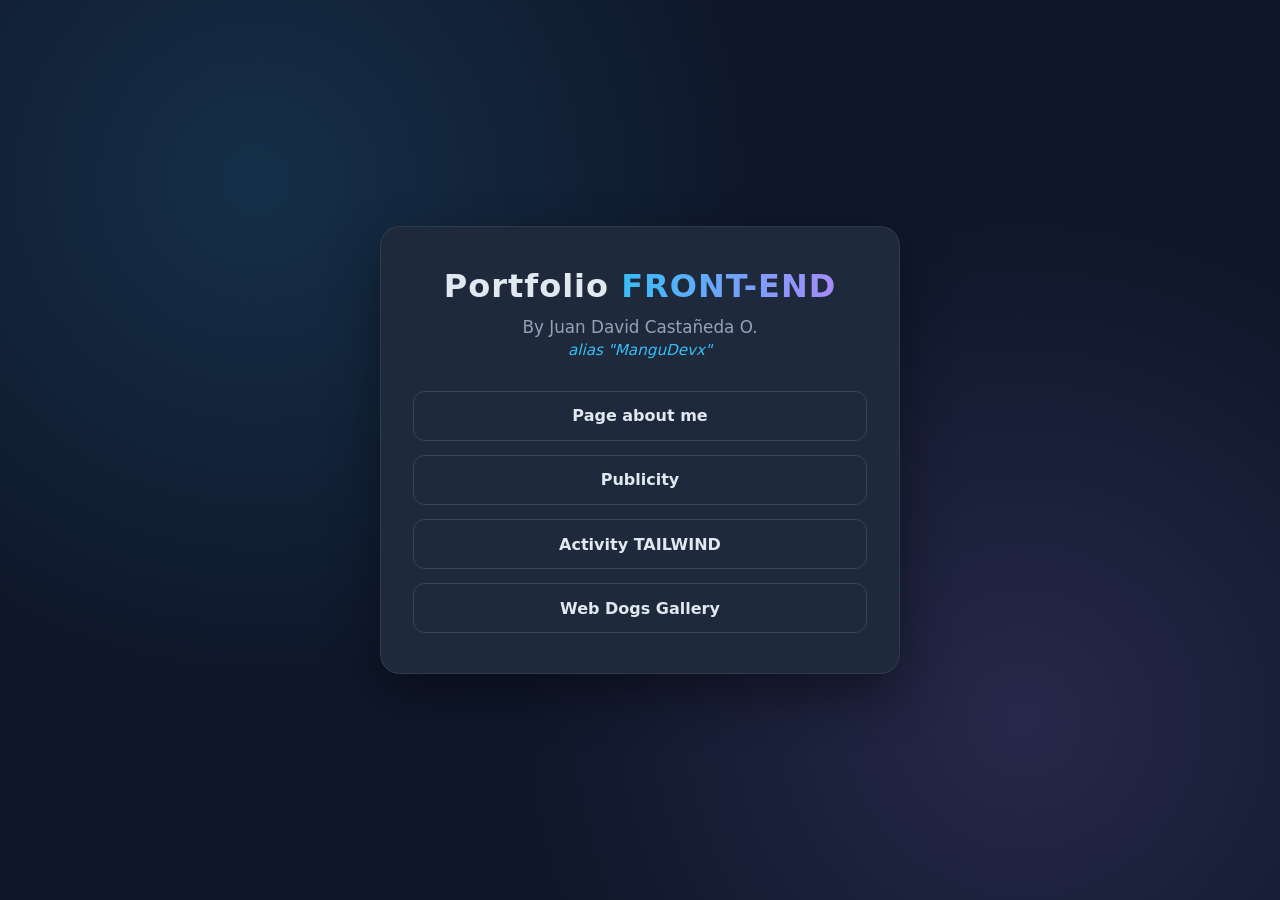
<file: index.html>
<!DOCTYPE html>
<html lang="es">
<head>
    <meta charset="UTF-8">
    <meta name="viewport" content="width=device-width, initial-scale=1.0">
    <title>Portafolio</title>
    <link rel="stylesheet" href="styles.css">
</head>
<body>
    <main class="card">
        <h1>Portfolio <span>FRONT-END</span></h1>
        <h2>By Juan David Castañeda O. <small>alias "ManguDevx"</small></h2>

        <nav class="links">
            <a href="Page-of-Me/index.html">Page about me</a>
            <a href="Publicidad/index.html">Publicity</a>
            <a href="Taller-TAILWIND/index.html">Activity TAILWIND</a>
            <a href="galeria-web/index.html">Web Dogs Gallery</a>
        </nav>
    </main>
</body>
</html>
</file>
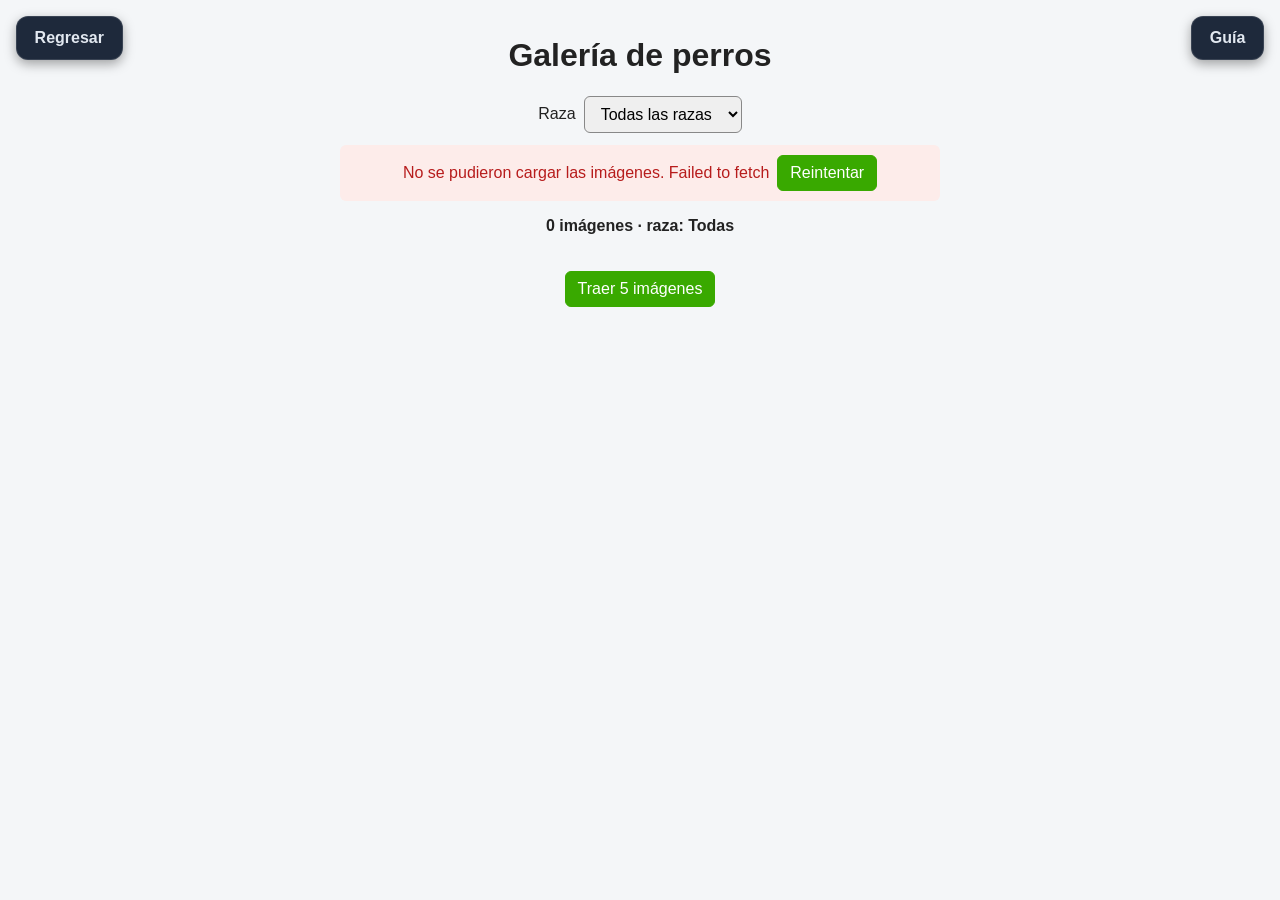
<file: galeria-web/index.html>
<!DOCTYPE html>
<html lang="es">
<head>
  <meta charset="UTF-8">
  <meta name="viewport" content="width=device-width, initial-scale=1.0">
  <title>Galería de perros</title>
  <link rel="stylesheet" href="styles.css">
</head>
<body>
    <a href="../index.html" class="btn-back">
        Regresar
    </a>
    <a href="documents/TALLERFINAL.docx" class="btn-guia" download>Guía</a>

  <h1>Galería de perros</h1>

  <div class="filtro">
    <label for="selector-raza">Raza</label>
    <select id="selector-raza">
      <option value="">Todas las razas</option>
    </select>
  </div>

  <div id="mensaje"></div>
  <p id="contador"></p>
  <main id="galeria" class="galeria"></main>

  <button id="btn-mas" type="button">Traer 5 imágenes</button>

  <script src="script.js"></script>
</body>
</html>
</file>
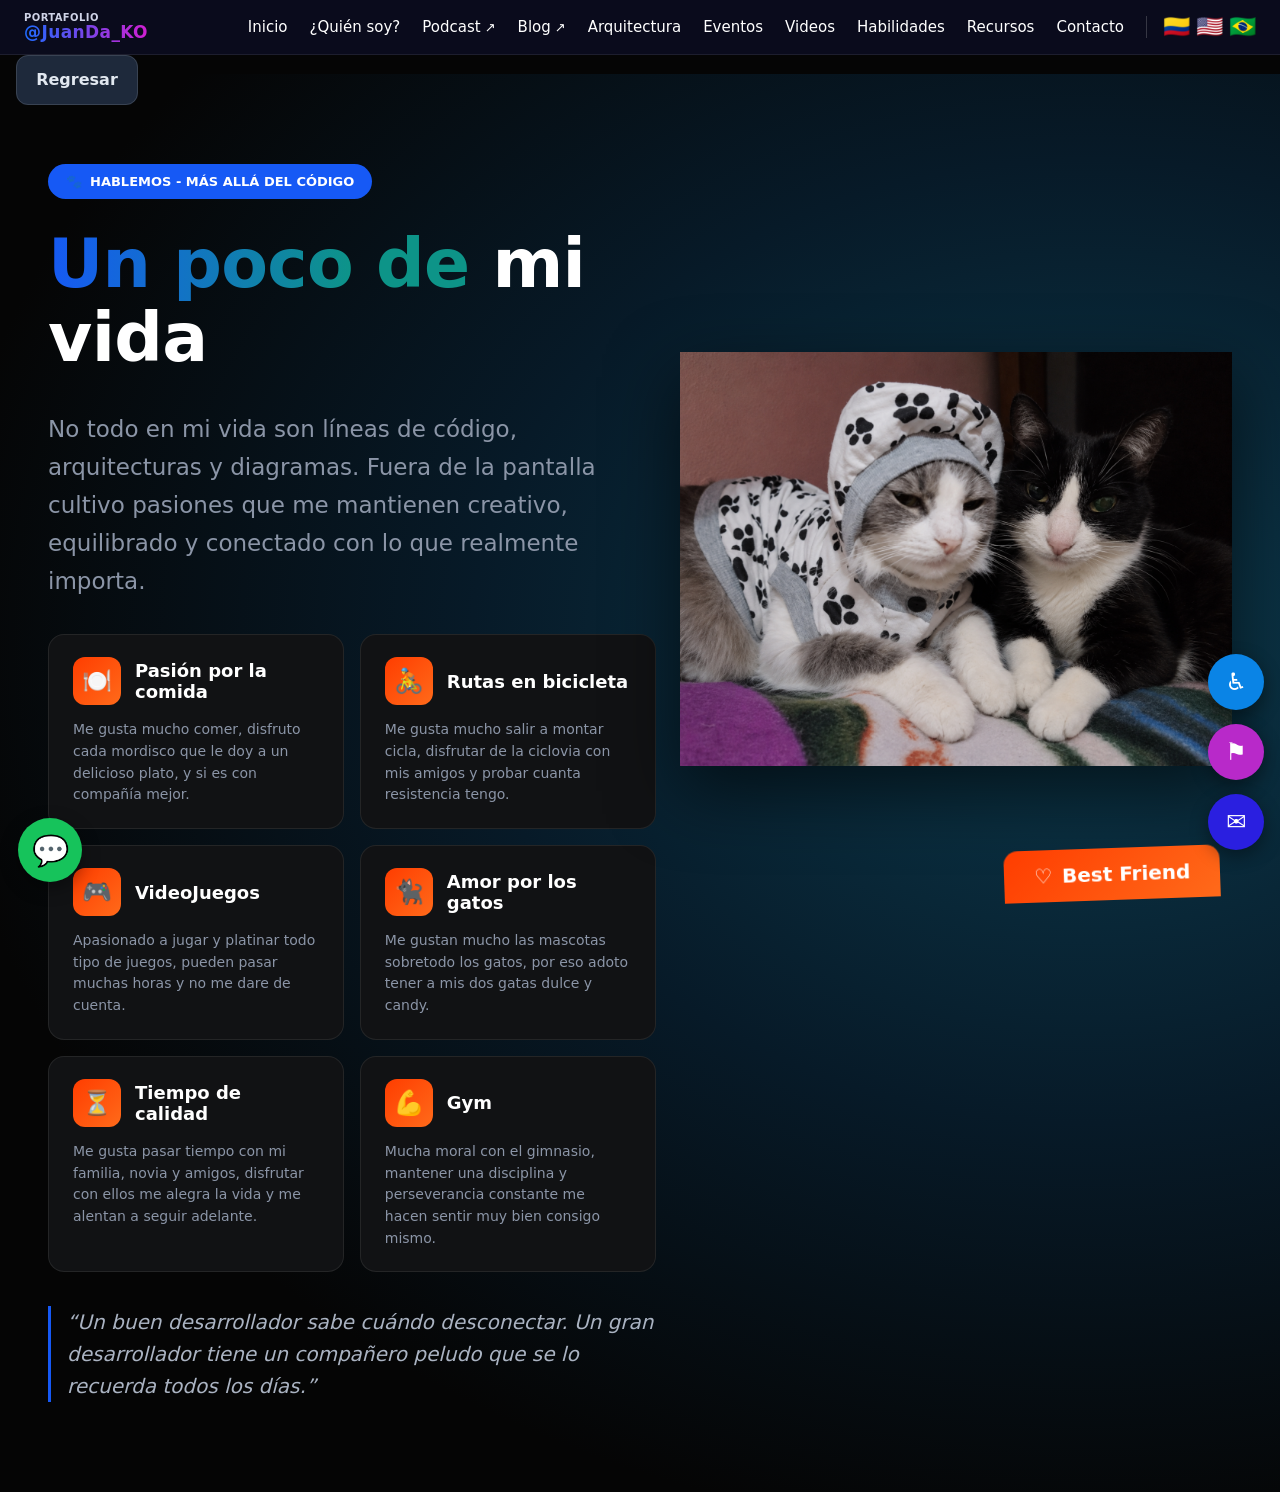
<file: Page-of-Me/index.html>
<!DOCTYPE html>
<html lang="es">
<head>
  <meta charset="UTF-8" />
  <meta name="viewport" content="width=device-width, initial-scale=1" />
  <title>Un poco de mi vida</title>
  <link rel="stylesheet" href="styles.css" />
</head>
<body>

  <!-- Menú decorativo (sin funcionalidad) -->
  <header class="nav">
    <div class="logo">PORTAFOLIO<b id="usuario"></b></div>
    <nav class="menu" id="menu" aria-hidden="true"></nav>
  </header>

    <a href="../index.html" class="btn-back">
        Regresar
    </a>

  <main class="hero">
    <section>
      <div class="badge">🐾 <span id="badge"></span></div>
      <h1 class="titulo">
        <span class="azul">Un poco</span> <span class="verde">de</span> <span>mi vida</span>
      </h1>
      <p class="intro" id="intro"></p>

      <div class="grid" id="gustos"></div>

      <blockquote class="frase" id="frase"></blockquote>
    </section>

    <aside class="imagen" id="imagen"></aside>
  </main>

  <!-- Botones flotantes decorativos -->
  <div class="wa" aria-hidden="true">💬</div>
  <div class="fab" style="bottom:190px;background:#0a84e6" aria-hidden="true">♿</div>
  <div class="fab" style="bottom:120px;background:#b829c9" aria-hidden="true">⚑</div>
  <div class="fab" style="bottom:50px;background:#2a1fe0" aria-hidden="true">✉</div>
  <div class="tag" aria-hidden="true">♡ <span id="etiqueta"></span></div>

  <script src="script.js"></script>
</body>
</html>
</file>
<file: styles.css>
* {
    margin: 0;
    padding: 0;
    box-sizing: border-box;
}

:root {
    --bg: #0f172a;
    --card: #1e293b;
    --text: #e2e8f0;
    --muted: #94a3b8;
    --accent: #38bdf8;
    --accent-2: #a78bfa;
}

body {
    min-height: 100vh;
    display: flex;
    align-items: center;
    justify-content: center;
    padding: 1.5rem;
    font-family: "Segoe UI", system-ui, -apple-system, sans-serif;
    color: var(--text);
    background:
        radial-gradient(circle at 20% 20%, rgba(56, 189, 248, 0.15), transparent 40%),
        radial-gradient(circle at 80% 80%, rgba(167, 139, 250, 0.15), transparent 40%),
        var(--bg);
}

.card {
    width: 100%;
    max-width: 520px;
    padding: 2.5rem 2rem;
    text-align: center;
    background: var(--card);
    border: 1px solid rgba(255, 255, 255, 0.08);
    border-radius: 20px;
    box-shadow: 0 20px 50px rgba(0, 0, 0, 0.4);
}

h1 {
    font-size: 2rem;
    letter-spacing: 1px;
}

h1 span {
    background: linear-gradient(90deg, var(--accent), var(--accent-2));
    -webkit-background-clip: text;
    background-clip: text;
    color: transparent;
}

h2 {
    margin-top: 0.75rem;
    font-size: 1.05rem;
    font-weight: 400;
    color: var(--muted);
}

h2 small {
    display: block;
    margin-top: 0.25rem;
    font-size: 0.95rem;
    color: var(--accent);
    font-style: italic;
}

.links {
    margin-top: 2rem;
    display: flex;
    flex-direction: column;
    gap: 0.9rem;
}

.links a {
    padding: 0.9rem 1rem;
    color: var(--text);
    text-decoration: none;
    font-weight: 600;
    border: 1px solid rgba(255, 255, 255, 0.12);
    border-radius: 12px;
    transition: transform 0.2s, background 0.2s, border-color 0.2s;
}

.links a:hover {
    transform: translateY(-3px);
    background: linear-gradient(90deg, var(--accent), var(--accent-2));
    border-color: transparent;
    color: #0f172a;
}

@media (max-width: 480px) {
    h1 { font-size: 1.6rem; }
    .card { padding: 2rem 1.25rem; }
}
</file>
<file: galeria-web/styles.css>
* { box-sizing: border-box; }

body {
  font-family: Arial, sans-serif;
  margin: 0;
  padding: 16px;
  background: #f4f6f8;
  color: #222;
}

h1 { text-align: center; }

.filtro {
  display: flex;
  gap: 8px;
  align-items: center;
  justify-content: center;
  margin-bottom: 12px;
}

select, button {
  font-size: 1rem;
  padding: 8px 12px;
  border-radius: 6px;
  border: 1px solid #888;
}

button {
  background: #39a900;
  color: #fff;
  border-color: #39a900;
  cursor: pointer;
}

button:disabled {
  background: #bbb;
  border-color: #bbb;
  cursor: not-allowed;
  opacity: 0.7;
}

select:focus-visible, button:focus-visible {
  outline: 3px solid #1b5e20;
  outline-offset: 2px;
}

.mensaje {
  max-width: 600px;
  margin: 8px auto;
  padding: 10px;
  text-align: center;
  border-radius: 6px;
}
.mensaje.cargando { background: #e3f2fd; }
.mensaje.error { background: #fdecea; color: #b71c1c; }
.mensaje.error button { margin-left: 8px; }

#contador { text-align: center; font-weight: bold; }

.galeria {
  display: grid;
  grid-template-columns: 1fr;
  gap: 16px;
  max-width: 1400px;
  margin: 0 auto;
}

.tarjeta {
  background: #fff;
  border-radius: 8px;
  overflow: hidden;
  box-shadow: 0 1px 4px rgba(0, 0, 0, 0.2);
}

.tarjeta img {
  display: block;
  width: 100%;
  height: 220px;
  object-fit: cover;
}

.tarjeta p {
  margin: 0;
  padding: 8px;
  text-align: center;
  text-transform: capitalize;
}

#btn-mas {
  display: block;
  margin: 20px auto;
}

/* Tableta: 2 columnas */
@media (min-width: 600px) {
  .galeria { grid-template-columns: repeat(2, 1fr); }
}

/* Escritorio: 4 columnas */
@media (min-width: 992px) {
  .galeria { grid-template-columns: repeat(4, 1fr); }
}

.btn-back {
    position: fixed;
    top: max(1rem, env(safe-area-inset-top));
    left: max(1rem, env(safe-area-inset-left));
    z-index: 50;
    display: inline-flex;
    align-items: center;
    justify-content: center;
    min-height: 44px;
    padding: 0.7rem 1.1rem;
    color: #e2e8f0;
    text-decoration: none;
    font-weight: 600;
    font-size: 1rem;
    line-height: 1;
    white-space: nowrap;
    background: #1e293b;
    border: 1px solid rgba(255, 255, 255, 0.12);
    border-radius: 12px;
    box-shadow: 0 4px 12px rgba(0, 0, 0, 0.35);
    -webkit-tap-highlight-color: transparent;
    transition: transform 0.2s, background 0.2s, border-color 0.2s;
}

/* El hover solo en dispositivos con mouse (en el celular se quedaba "pegado") */
@media (hover: hover) {
    .btn-back:hover {
        transform: translateY(-3px);
        background: linear-gradient(90deg, #38bdf8, #a78bfa);
        border-color: transparent;
        color: #0f172a;
    }
}

/* Efecto al tocar en el celular */
.btn-back:active {
    transform: scale(0.96);
    background: linear-gradient(90deg, #38bdf8, #a78bfa);
    border-color: transparent;
    color: #0f172a;
}

.btn-back:focus-visible {
    outline: 3px solid #38bdf8;
    outline-offset: 2px;
}

/* Celular: más compacto y sin tapar el contenido */
@media (max-width: 600px) {
    .btn-back {
        top: max(0.6rem, env(safe-area-inset-top));
        left: max(0.6rem, env(safe-area-inset-left));
        padding: 0.6rem 0.9rem;
        font-size: 0.9rem;
    }

    /* Deja espacio arriba para que el botón no tape el título */
    body {
        padding-top: 4.5rem;
    }
}

.btn-guia {
    position: fixed;
    top: max(1rem, env(safe-area-inset-top));
    right: max(1rem, env(safe-area-inset-right));
    z-index: 50;
    display: inline-flex;
    align-items: center;
    justify-content: center;
    min-height: 44px;
    padding: 0.7rem 1.1rem;
    color: #e2e8f0;
    text-decoration: none;
    font-weight: 600;
    font-size: 1rem;
    line-height: 1;
    white-space: nowrap;
    background: #1e293b;
    border: 1px solid rgba(255, 255, 255, 0.12);
    border-radius: 12px;
    box-shadow: 0 4px 12px rgba(0, 0, 0, 0.35);
    -webkit-tap-highlight-color: transparent;
    transition: transform 0.2s, background 0.2s, border-color 0.2s;
}

@media (hover: hover) {
    .btn-guia:hover {
        transform: translateY(-3px);
        background: linear-gradient(90deg, #38bdf8, #a78bfa);
        border-color: transparent;
        color: #0f172a;
    }
}

.btn-guia:active {
    transform: scale(0.96);
    background: linear-gradient(90deg, #38bdf8, #a78bfa);
    border-color: transparent;
    color: #0f172a;
}

.btn-guia:focus-visible {
    outline: 3px solid #38bdf8;
    outline-offset: 2px;
}

@media (max-width: 600px) {
    .btn-guia {
        top: max(0.6rem, env(safe-area-inset-top));
        right: max(0.6rem, env(safe-area-inset-right));
        padding: 0.6rem 0.9rem;
        font-size: 0.9rem;
    }
}
</file>
<file: Page-of-Me/styles.css>
* { box-sizing: border-box; margin: 0; padding: 0; }

body {
  background: #050505;
  color: #fff;
  min-height: 100vh;
  font-family: Inter, system-ui, -apple-system, "Segoe UI", sans-serif;
  overflow-x: hidden;
}

/* ---------- Menú ---------- */
.nav {
  position: sticky; top: 0; z-index: 20;
  display: flex; align-items: center; justify-content: space-between; gap: 24px;
  padding: 12px 24px;
  background: #0a0b1c;
  border-bottom: 1px solid rgba(255,255,255,.08);
  z-index: 1000;
}
.logo { font-size: 10px; font-weight: 700; letter-spacing: .04em; line-height: 1.1; color: #cfd3e6; }
.logo b {
  display: block; font-size: 17px; font-weight: 900;
  background: linear-gradient(90deg, #1e6bff, #d11fd1);
  -webkit-background-clip: text; background-clip: text; color: transparent;
}
.menu { display: flex; align-items: center; gap: 22px; flex-wrap: wrap; justify-content: flex-end; }
.menu .item { font-size: 15px; font-weight: 500; cursor: default; user-select: none; }
.menu .ext { font-size: 13px; margin-left: 4px; }
.banderas { display: flex; gap: 6px; padding-left: 16px; border-left: 1px solid rgba(255,255,255,.18); font-size: 22px; line-height: 1; }

/* ---------- Hero ---------- */
.hero {
  display: grid;
  grid-template-columns: minmax(0, 1.1fr) minmax(0, 1fr);
  gap: 24px;
  padding: 90px 48px 90px;
  background: radial-gradient(ellipse at 85% 40%, #0c3a4d 0%, #071a28 40%, #050505 75%);
}
.badge {
  display: inline-flex; align-items: center; gap: 8px;
  background: #1659f5; padding: 10px 18px; border-radius: 999px;
  font-size: 13px; font-weight: 700; margin-bottom: 28px;
}
.titulo { font-size: clamp(40px, 6vw, 68px); font-weight: 900; line-height: 1.1; margin-bottom: 34px; letter-spacing: -.01em; }
.titulo .azul {
  background: linear-gradient(90deg, #1659f5, #0d9488);
  -webkit-background-clip: text; background-clip: text; color: transparent;
}
.titulo .verde { color: #0d9488; }
.intro { font-size: clamp(17px, 1.8vw, 24px); line-height: 1.65; color: #8b95a7; max-width: 850px; margin-bottom: 34px; }

/* ---------- Tarjetas ---------- */
.grid { display: grid; grid-template-columns: repeat(2, minmax(0, 1fr)); gap: 16px; max-width: 850px; }
.card {
  background: #111214; border: 1px solid rgba(255,255,255,.08);
  border-radius: 16px; padding: 22px 24px; min-height: 170px;
}
.card-h { display: flex; align-items: center; gap: 14px; margin-bottom: 14px; }
.ico {
  width: 48px; height: 48px; border-radius: 12px; flex: none;
  background: linear-gradient(135deg, #ff3d00, #ff6a1a);
  display: grid; place-items: center; font-size: 24px;
}
.card h3 { font-size: 18px; font-weight: 700; }
.card p { font-size: 14px; line-height: 1.55; color: #8b95a7; }

.frase {
  max-width: 850px; margin-top: 34px; padding-left: 16px;
  border-left: 3px solid #1659f5; font-style: italic;
  font-size: clamp(16px, 1.6vw, 20px); line-height: 1.6; color: #aab3c2;
}

/* ---------- Imagen ---------- */
/* La imagen te sigue al hacer scroll */
.imagen {
  position: sticky; top: 90px;
  align-self: start;
  height: calc(100vh - 110px);
  display: flex; align-items: center; justify-content: center;
}
.imagen-wrap { position: relative; display: inline-block; max-width: 100%; cursor: none; perspective: 900px; }
.imagen img {
  display: block; max-width: 100%; max-height: calc(100vh - 130px); object-fit: contain;
  filter: drop-shadow(0 25px 35px rgba(0,0,0,.6));
  transform-style: preserve-3d;
  transition: transform .15s ease-out;
  will-change: transform;
}

/* Círculo que sigue al mouse */
.circulo {
  position: absolute; width: 110px; height: 110px; border-radius: 50%;
  border: 3px solid #fff;
  background-size: cover; background-position: center; background-color: #111;
  box-shadow: 0 8px 24px rgba(0,0,0,.6);
  pointer-events: none;
  transform: translate(-50%, -50%) scale(.6);
  opacity: 0;
  transition: opacity .2s, transform .2s;
}
.circulo.visible { opacity: 1; transform: translate(-50%, -50%) scale(1); }
.placeholder {
  width: min(420px, 90%); aspect-ratio: 3 / 4;
  border: 2px dashed rgba(255,255,255,.25); border-radius: 24px;
  display: grid; place-items: center; text-align: center;
  color: #8b95a7; font-size: 15px; padding: 20px;
}

/* ---------- Flotantes ---------- */
.fab {
  position: fixed; right: 16px; z-index: 30;
  width: 56px; height: 56px; border-radius: 50%;
  display: grid; place-items: center; font-size: 24px;
  box-shadow: 0 6px 18px rgba(0,0,0,.4);
}
.wa {
  position: fixed; left: 18px; bottom: 18px; z-index: 30;
  width: 64px; height: 64px; border-radius: 50%; background: #16c35b;
  display: grid; place-items: center; font-size: 30px;
  box-shadow: 0 6px 18px rgba(0,0,0,.4);
}
.tag {
  position: fixed; right: 60px; bottom: 0; z-index: 25;
  background: linear-gradient(135deg, #ff3d00, #ff6a1a);
  padding: 14px 30px; border-radius: 14px 14px 0 0;
  font-weight: 800; font-size: 20px; display: flex; gap: 10px; align-items: center;
  transform: rotate(-2deg);
}

/* ---------- Responsive ---------- */
@media (max-width: 1000px) {
  .hero { grid-template-columns: 1fr; padding: 60px 20px 90px; }
  .imagen { position: static; height: auto; }
  .imagen-wrap { cursor: auto; }
  .circulo { display: none; }
  .menu { display: none; }
  .nav { padding: 12px 16px; }
}
@media (max-width: 600px) {
  .grid { grid-template-columns: 1fr; }
}

/* ---------- Círculo con foto sobre las tarjetas ---------- */
.circulo-card {
  position: fixed; z-index: 50; width: 110px; height: 110px; border-radius: 50%;
  border: 3px solid #fff; background-color: #1a1a1d;
  background-size: cover; background-position: center;
  display: grid; place-items: center; font-size: 44px;
  box-shadow: 0 8px 24px rgba(0,0,0,.6);
  pointer-events: none;
  transform: translate(24px, 24px) scale(.6);
  opacity: 0;
  transition: opacity .2s, transform .2s;
}
.circulo-card.visible { opacity: 1; transform: translate(24px, 24px) scale(1); }
@media (hover: none) { .circulo-card { display: none; } }

.btn-back {
    position: relative;
    top: 1rem;
    left: 1rem;
    z-index: 50;
    padding: 0.9rem 1.2rem;
    color: #e2e8f0;
    text-decoration: none;
    font-weight: 600;
    text-align: center;
    background: #1e293b;
    border: 1px solid rgba(255, 255, 255, 0.12);
    border-radius: 12px;
    transition: transform 0.2s, background 0.2s, border-color 0.2s;
}

.btn-back:hover {
    transform: translateY(-3px);
    background: linear-gradient(90deg, #38bdf8, #a78bfa);
    border-color: transparent;
    color: #0f172a;
}
</file>
